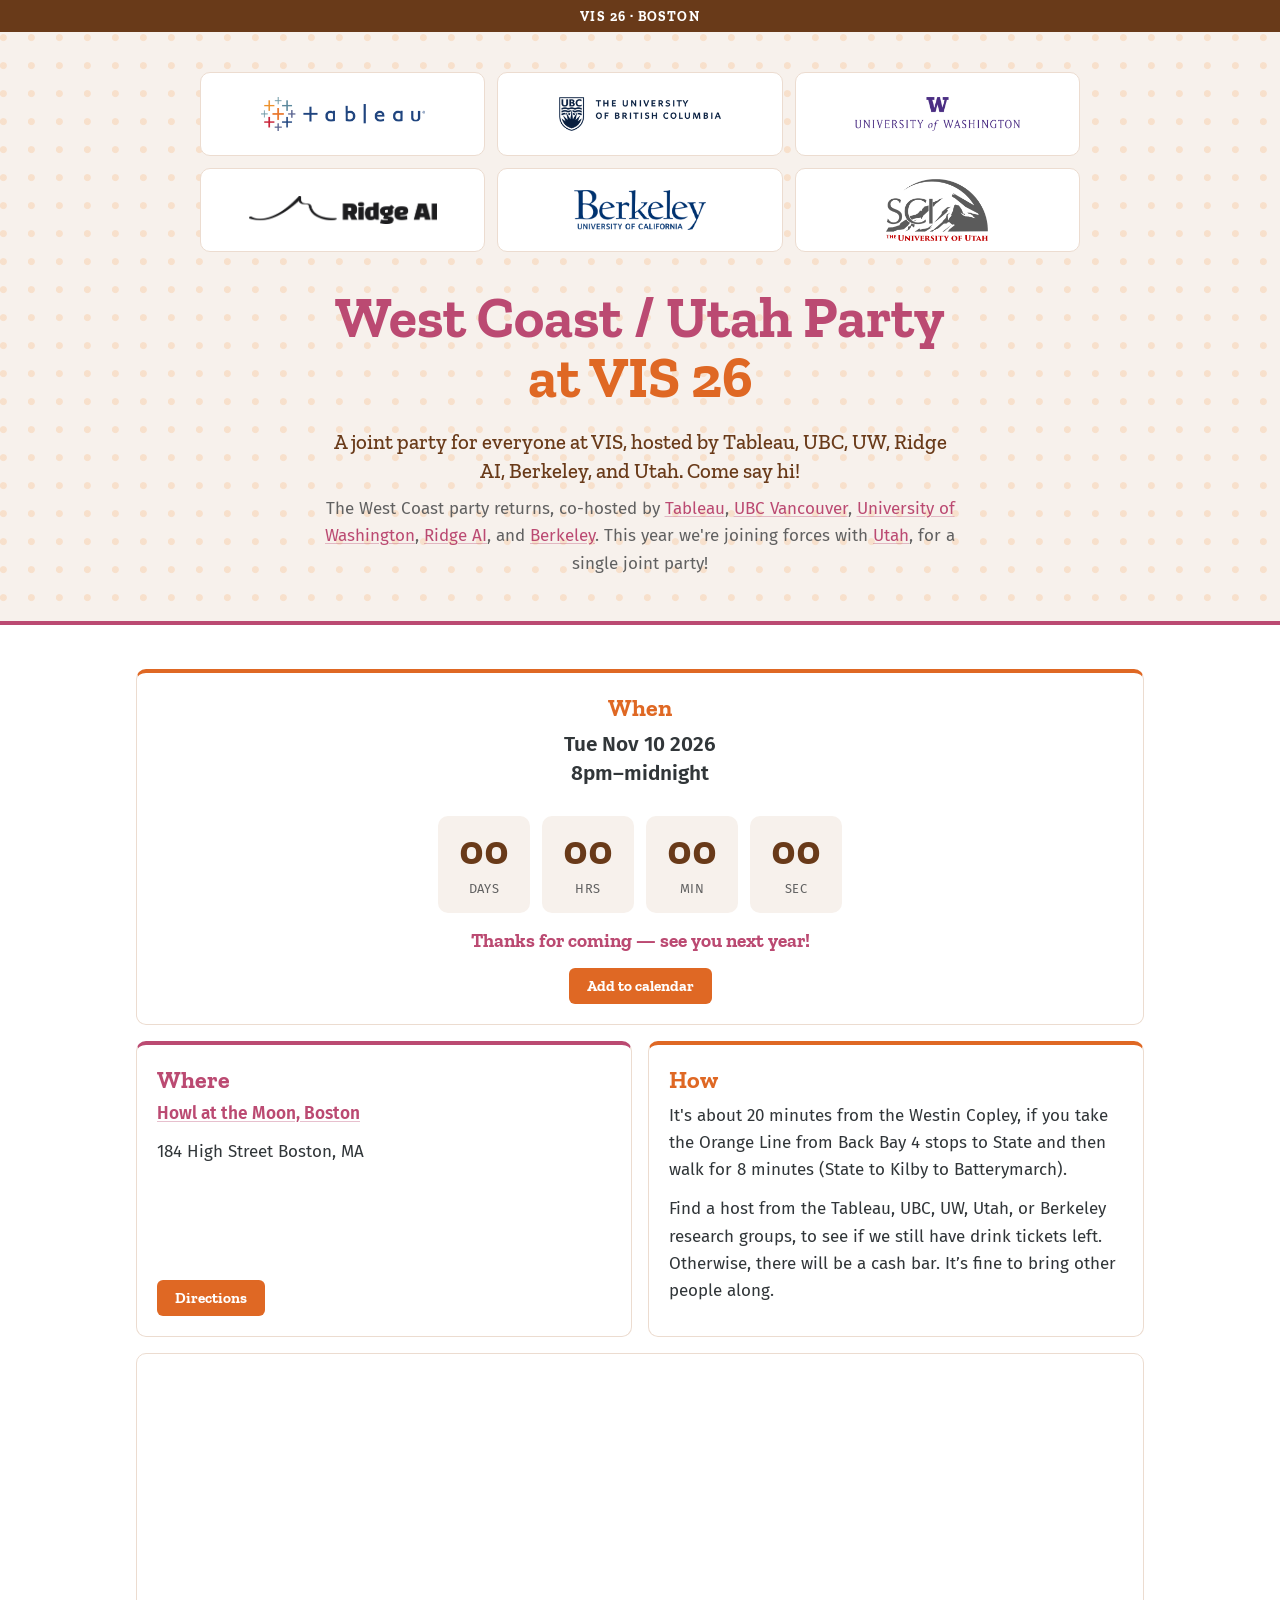
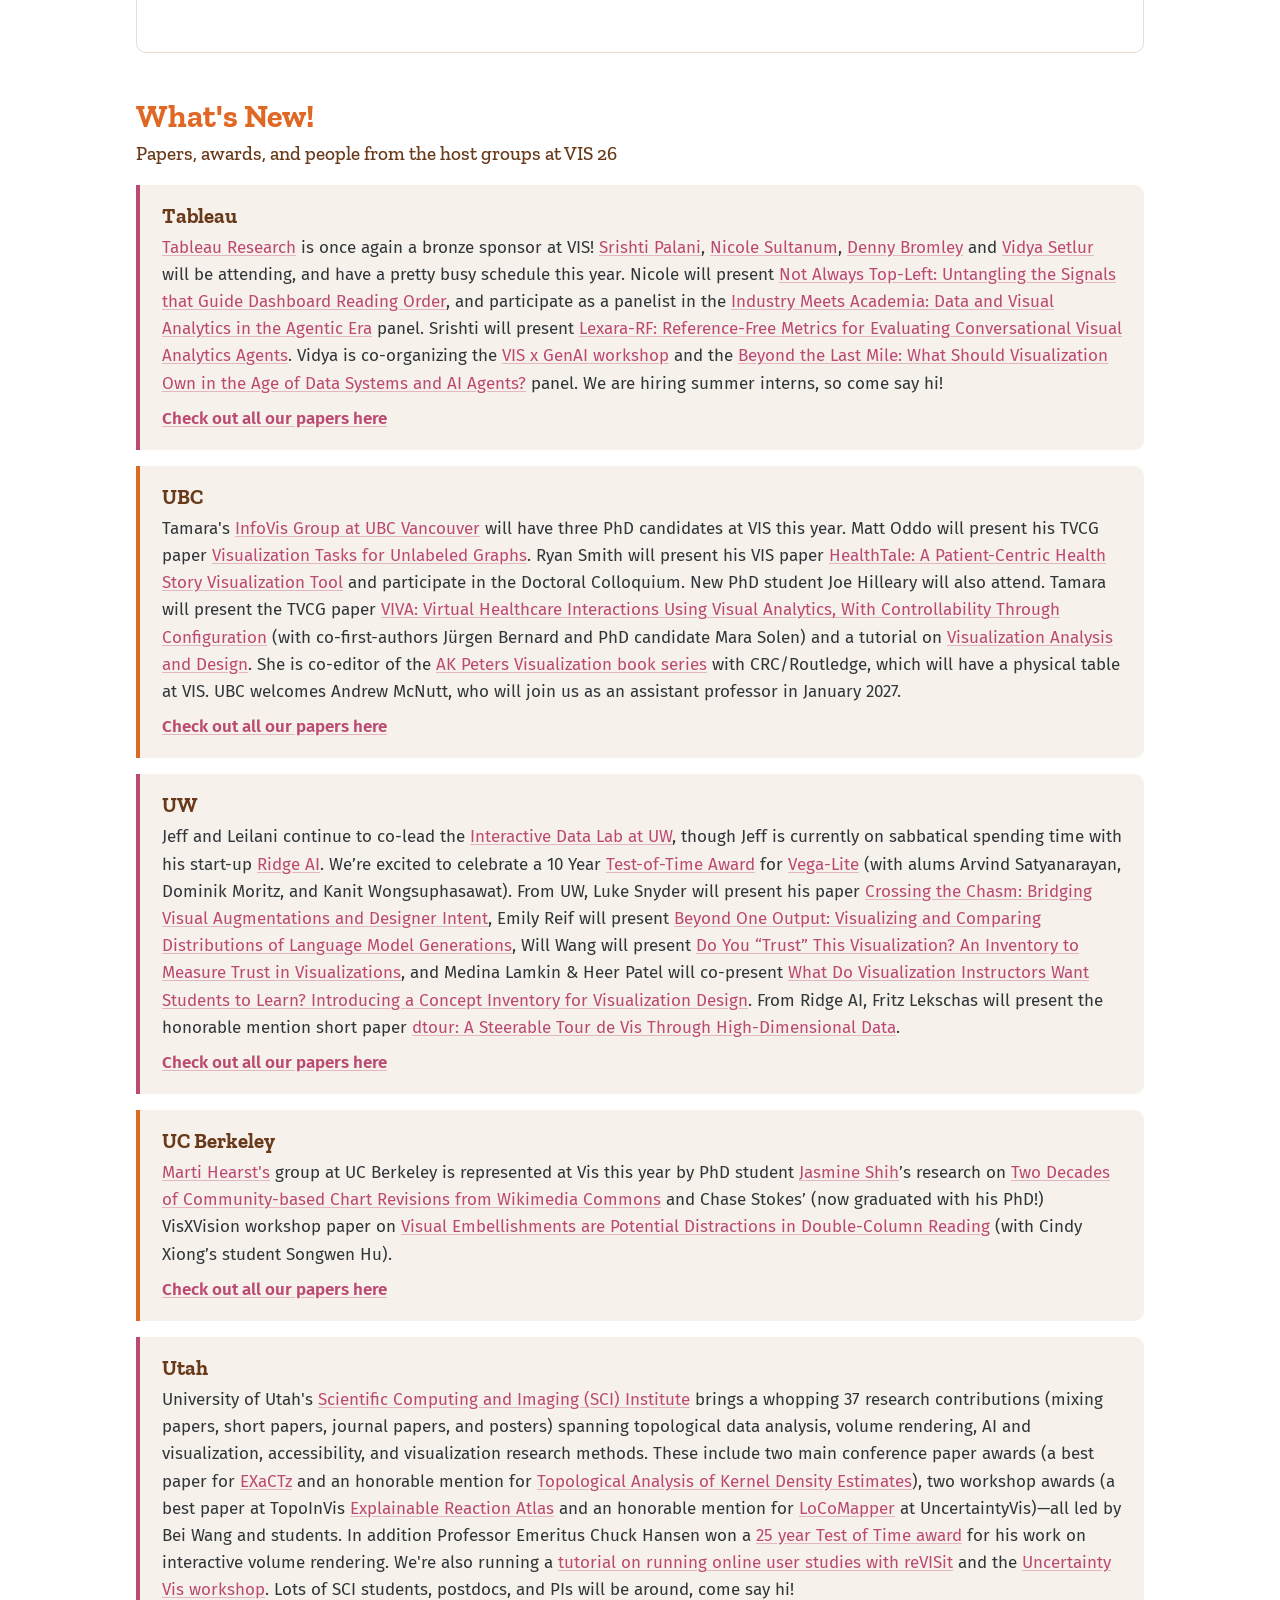
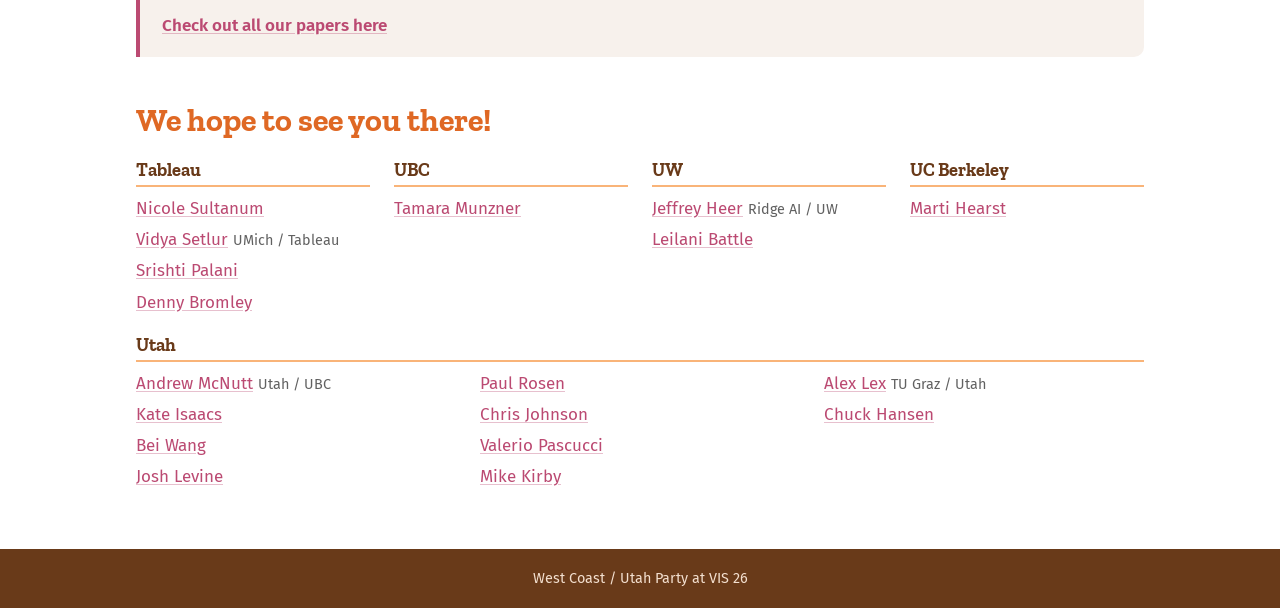
<file: index.html>
<!doctype html>
<html lang="en">
<head>
  <meta charset="utf-8">
  <meta name="viewport" content="width=device-width, initial-scale=1">
  <title>West Coast / Utah Party at VIS 26</title>
  <meta name="description" content="West Coast / Utah Party at VIS 26 — Tue Nov 10 2026, 8pm–midnight, Howl at the Moon, Boston.">
  <meta property="og:title" content="West Coast / Utah Party at VIS 26">
  <meta property="og:description" content="Tue Nov 10 2026, 8pm–midnight, Howl at the Moon, Boston.">
  <meta property="og:type" content="website">
  <meta property="og:url" content="https://vis26-party.github.io/">
  <meta property="og:image" content="https://vis26-party.github.io/og-image.png">
  <meta property="og:image:width" content="1200">
  <meta property="og:image:height" content="630">
  <meta property="og:image:alt" content="West Coast / Utah Party at VIS 26 — Tue Nov 10, 8pm–midnight, Howl at the Moon, with host logos">
  <meta name="twitter:card" content="summary_large_image">
  <meta name="twitter:title" content="West Coast / Utah Party at VIS 26">
  <meta name="twitter:description" content="Tue Nov 10 2026, 8pm–midnight, Howl at the Moon, Boston.">
  <meta name="twitter:image" content="https://vis26-party.github.io/og-image.png">
  <link rel="icon" href="favicon.svg" type="image/svg+xml">
  <link rel="preconnect" href="https://fonts.googleapis.com">
  <link rel="preconnect" href="https://fonts.gstatic.com" crossorigin>
  <link href="https://fonts.googleapis.com/css2?family=Fira+Sans:ital,wght@0,400;0,600;0,700;1,400&family=Zilla+Slab:wght@500;700&display=swap" rel="stylesheet">
  <link rel="stylesheet" href="style.css?v=6">
</head>
<body>
  <div class="topbar">VIS 26 &middot; Boston</div>

  <header class="hero">
    <!-- --h sizes each logo so they carry roughly equal visual area -->
    <div class="logos">
      <a href="https://research.tableau.com/" style="--h:34px"><img src="logos/tableau.png" alt="Tableau"></a>
      <a href="http://www.cs.ubc.ca/group/infovis/" style="--h:34px"><img src="logos/ubc.png" alt="UBC Vancouver"></a>
      <a href="http://idl.cs.washington.edu/" style="--h:34px"><img src="logos/uw.png" alt="University of Washington"></a>
      <a href="https://ridgedata.ai/" style="--h:29px"><img src="logos/ridge-ai.png" alt="Ridge AI"></a>
      <a href="https://people.ischool.berkeley.edu/~hearst/" style="--h:41px"><img src="logos/berkeley.png" alt="UC Berkeley"></a>
      <a href="https://www.sci.utah.edu/" style="--h:62px"><img src="logos/sci.png" alt="SCI Institute, The University of Utah"></a>
    </div>

    <h1>West Coast / Utah Party <span>at VIS 26</span></h1>
    <p class="summary">A joint party for everyone at VIS, hosted by Tableau, UBC, UW, Ridge AI, Berkeley, and Utah. Come say hi!</p>
    <p class="intro">
      The West Coast party returns, co-hosted by <a href="https://research.tableau.com/">Tableau</a>,
      <a href="http://www.cs.ubc.ca/group/infovis/">UBC Vancouver</a>,
      <a href="http://idl.cs.washington.edu/">University of Washington</a>,
      <a href="https://ridgedata.ai/">Ridge AI</a>, and
      <a href="https://people.ischool.berkeley.edu/~hearst/">Berkeley</a>.
      This year we're joining forces with <a href="https://www.cs.utah.edu/">Utah</a>, for a single joint party!
    </p>
  </header>

  <main>
    <section class="details" aria-label="Party details">
      <article class="card when">
        <div>
          <h2>When</h2>
          <p class="big">Tue Nov 10 2026<br>8pm&ndash;midnight</p>
        </div>
        <div class="countdown" id="countdown" aria-live="polite">
          <div><span id="cd-days">00</span><small>Days</small></div>
          <div><span id="cd-hours">00</span><small>Hrs</small></div>
          <div><span id="cd-mins">00</span><small>Min</small></div>
          <div><span id="cd-secs">00</span><small>Sec</small></div>
        </div>
        <p class="countdown-done" id="countdown-done" hidden></p>
        <a class="btn" href="party.ics" download>Add to calendar</a>
      </article>

      <article class="card">
        <h2>Where</h2>
        <p class="big"><a href="https://home.howlatthemoon.com/boston/">Howl at the Moon, Boston</a></p>
        <p>184 High Street Boston, MA</p>
        <a class="btn" href="https://www.google.com/maps/dir/?api=1&amp;destination=184+High+St,+Boston,+MA+02110">Directions</a>
      </article>

      <article class="card">
        <h2>How</h2>
        <p>It's about 20 minutes from the Westin Copley, if you take the Orange Line from Back Bay 4 stops to State and then walk for 8 minutes (State to Kilby to Batterymarch).</p>
        <p>Find a host from the Tableau, UBC, UW, Utah, or Berkeley research groups, to see if we still have drink tickets left. Otherwise, there will be a cash bar. It’s fine to bring other people along.</p>
      </article>
    </section>

    <iframe class="map" title="Map to Howl at the Moon, 184 High St, Boston" loading="lazy" referrerpolicy="no-referrer-when-downgrade"
      src="https://www.google.com/maps?q=Howl+at+the+Moon,+184+High+St,+Boston,+MA+02110&amp;output=embed"></iframe>

    <section>
      <h2 class="section-title">What's New!</h2>
      <p class="subhead">Papers, awards, and people from the host groups at VIS 26</p>
      <div class="news">
        <article>
          <h3>Tableau</h3>
          <p><a href="https://www.tableau.com/research">Tableau Research</a> is once again a bronze sponsor at VIS! <a href="https://www.tableau.com/research/people/srishti-palani">Srishti Palani</a>, <a href="https://www.tableau.com/research/people/nicole-sultanum">Nicole Sultanum</a>, <a href="https://www.tableau.com/research/people/dennis-bromley">Denny Bromley</a> and <a href="https://www.tableau.com/research/people/vidya-setlur">Vidya Setlur</a> will be attending, and have a pretty busy schedule this year. Nicole will present <a href="https://www.tableau.com/research/publications/reading-order">Not Always Top-Left: Untangling the Signals that Guide Dashboard Reading Order</a>, and participate as a panelist in the <a href="https://ieeevis.org/year/2026/program/session/v-panels-industry-meets-academia-panel3/">Industry Meets Academia: Data and Visual Analytics in the Agentic Era</a> panel. Srishti will present <a href="https://www.tableau.com/research/publications/lexara-rf">Lexara-RF: Reference-Free Metrics for Evaluating Conversational Visual Analytics Agents</a>. Vidya is co-organizing the <a href="https://visxgenai.github.io/">VIS x GenAI workshop</a> and the <a href="https://ieeevis.org/year/2026/program/session/v-panels-beyond-the-last-mile-panel7/">Beyond the Last Mile: What Should Visualization Own in the Age of Data Systems and AI Agents?</a> panel. We are hiring summer interns, so come say hi!</p>
          <p class="more"><a href="https://ieeevis.org/year/2026/program/content/?search=tableau&amp;view=time">Check out all our papers here</a></p>
        </article>
        <article>
          <h3>UBC</h3>
          <p>Tamara's <a href="http://www.cs.ubc.ca/group/infovis/">InfoVis Group at UBC Vancouver</a> will have three PhD candidates at VIS this year. Matt Oddo will present his TVCG paper <a href="https://www.cs.ubc.ca/group/infovis/pubs/2026/unlabelledgraphstasks/">Visualization Tasks for Unlabeled Graphs</a>. Ryan Smith will present his VIS paper <a href="https://www.cs.ubc.ca/group/infovis/pubs/2026/healthtale/">HealthTale: A Patient-Centric Health Story Visualization Tool</a> and participate in the Doctoral Colloquium. New PhD student Joe Hilleary will also attend. Tamara will present the TVCG paper <a href="https://www.cs.ubc.ca/group/infovis/pubs/2025/viva/">VIVA: Virtual Healthcare Interactions Using Visual Analytics, With Controllability Through Configuration</a> (with co-first-authors Jürgen Bernard and PhD candidate Mara Solen) and a tutorial on <a href="https://www.cs.ubc.ca/~tmm/vadbook/">Visualization Analysis and Design</a>. She is co-editor of the <a href="https://www.routledge.com/AK-Peters-Visualization-Series/book-series/CRCVIS">AK Peters Visualization book series</a> with CRC/Routledge, which will have a physical table at VIS. UBC welcomes Andrew McNutt, who will join us as an assistant professor in January 2027.</p>
          <p class="more"><a href="https://ieeevis.org/year/2026/program/content/?search=british+columbia&amp;view=time">Check out all our papers here</a></p>
        </article>
        <article>
          <h3>UW</h3>
          <p>Jeff and Leilani continue to co-lead the <a href="https://idl.cs.washington.edu/">Interactive Data Lab at UW</a>, though Jeff is currently on sabbatical spending time with his start-up <a href="https://www.ridgedata.ai/">Ridge AI</a>. We’re excited to celebrate a 10 Year <a href="https://ieeevis.org/year/2026/info/awards/test-of-time-awards/">Test-of-Time Award</a> for <a href="https://idl.uw.edu/papers/vega-lite">Vega-Lite</a> (with alums Arvind Satyanarayan, Dominik Moritz, and Kanit Wongsuphasawat). From UW, Luke Snyder will present his paper <a href="https://idl.uw.edu/papers/crossing-the-chasm">Crossing the Chasm: Bridging Visual Augmentations and Designer Intent</a>, Emily Reif will present <a href="https://arxiv.org/pdf/2604.18724">Beyond One Output: Visualizing and Comparing Distributions of Language Model Generations</a>, Will Wang will present <a href="https://arxiv.org/pdf/2503.17670">Do You “Trust” This Visualization? An Inventory to Measure Trust in Visualizations</a>, and Medina Lamkin &amp; Heer Patel will co-present <a href="https://arxiv.org/pdf/2608.20090">What Do Visualization Instructors Want Students to Learn? Introducing a Concept Inventory for Visualization Design</a>. From Ridge AI, Fritz Lekschas will present the honorable mention short paper <a href="https://arxiv.org/abs/2605.04306">dtour: A Steerable Tour de Vis Through High-Dimensional Data</a>.</p>
          <p class="more"><a href="https://ieeevis.org/year/2026/program/content/?search=university+of+washington&amp;view=time">Check out all our papers here</a></p>
        </article>
        <article>
          <h3>UC Berkeley</h3>
          <p><a href="https://people.ischool.berkeley.edu/~hearst/">Marti Hearst's</a> group at UC Berkeley is represented at Vis this year by PhD student <a href="https://jasmineyshih.github.io/">Jasmine Shih</a>’s research on <a href="https://arxiv.org/pdf/2610.19337">Two Decades of Community-based Chart Revisions from Wikimedia Commons</a> and Chase Stokes’ (now graduated with his PhD!) VisXVision workshop paper on <a href="https://arxiv.org/pdf/2609.22477">Visual Embellishments are Potential Distractions in Double-Column Reading</a> (with Cindy Xiong’s student Songwen Hu).</p>
          <p class="more"><a href="https://ieeevis.org/year/2026/program/content/?search=berkeley&amp;view=time">Check out all our papers here</a></p>
        </article>
        <article>
          <h3>Utah</h3>
          <p>University of Utah's <a href="https://www.sci.utah.edu/">Scientific Computing and Imaging (SCI) Institute</a> brings a whopping 37 research contributions (mixing papers, short papers, journal papers, and posters) spanning topological data analysis, volume rendering, AI and visualization, accessibility, and visualization research methods. These include two main conference paper awards (a best paper for <a href="https://ieeevis.org/year/2026/program/content/52fa494d-74ea-4ab1-84b8-efa6f4760e9d/">EXaCTz</a> and an honorable mention for <a href="https://ieeevis.org/year/2026/program/content/81230f00-2972-4679-88e5-3f601f909c7f/">Topological Analysis of Kernel Density Estimates</a>), two workshop awards (a best paper at TopoInVis <a href="https://ieeevis.org/year/2026/program/content/6e1e9b45-dc32-403f-8b04-6891c2db6be4/">Explainable Reaction Atlas</a> and an honorable mention for <a href="https://ieeevis.org/year/2026/program/content/9e4af3b5-5f6d-4b27-ba09-7ea919068da0/">LoCoMapper</a> at UncertaintyVis)&mdash;all led by Bei Wang and students. In addition Professor Emeritus Chuck Hansen won a <a href="https://ieeevis.org/year/2026/info/awards/test-of-time-awards/">25 year Test of Time award</a> for his work on interactive volume rendering. We're also running a <a href="https://ieeevis.org/year/2026/program/session/t-revisit-revisit-1/">tutorial on running online user studies with reVISit</a> and the <a href="https://tusharathawale.github.io/uncertainty-vis-workshop-2026/">Uncertainty Vis workshop</a>. Lots of SCI students, postdocs, and PIs will be around, come say hi!</p>
          <p class="more"><a href="https://ieeevis.org/year/2026/program/content/?search=university+of+utah&amp;view=time">Check out all our papers here</a></p>
        </article>
      </div>
    </section>

    <section class="signoff">
      <h2 class="section-title">We hope to see you there!</h2>
      <div class="hosts">
        <div>
          <h3>Tableau</h3>
          <ul>
            <li><a href="https://www.tableau.com/research/people/nicole-sultanum">Nicole Sultanum</a></li>
            <li><a href="https://www.si.umich.edu/people/vidya-setlur">Vidya Setlur</a> <span>UMich / Tableau</span></li>
            <li><a href="https://www.tableau.com/research/people/srishti-palani">Srishti Palani</a></li>
            <li><a href="https://www.tableau.com/research/people/dennis-bromley">Denny Bromley</a></li>
          </ul>
        </div>
        <div>
          <h3>UBC</h3>
          <ul>
            <li><a href="https://www.cs.ubc.ca/~tmm/">Tamara Munzner</a></li>
          </ul>
        </div>
        <div>
          <h3>UW</h3>
          <ul>
            <li><a href="https://jheer.org/">Jeffrey Heer</a> <span>Ridge AI / UW</span></li>
            <li><a href="https://homes.cs.washington.edu/~leibatt/">Leilani Battle</a></li>
          </ul>
        </div>
        <div>
          <h3>UC Berkeley</h3>
          <ul>
            <li><a href="https://people.ischool.berkeley.edu/~hearst/">Marti Hearst</a></li>
          </ul>
        </div>
        <div class="wide">
          <h3>Utah</h3>
          <ul>
            <li><a href="https://www.mcnutt.in/">Andrew McNutt</a> <span>Utah / UBC</span></li>
            <li><a href="https://kisaacs.github.io/">Kate Isaacs</a></li>
            <li><a href="https://www.sci.utah.edu/~beiwang/">Bei Wang</a></li>
            <li><a href="https://jalevine.bitbucket.io/">Josh Levine</a></li>
            <li><a href="https://cspaul.com/">Paul Rosen</a></li>
            <li><a href="https://users.cs.utah.edu/~crj/">Chris Johnson</a></li>
            <li><a href="https://www.sci.utah.edu/people/pascucci.html">Valerio Pascucci</a></li>
            <li><a href="https://www.cs.utah.edu/~kirby/">Mike Kirby</a></li>
            <li><a href="https://alexander-lex.net/">Alex Lex</a> <span>TU Graz / Utah</span></li>
            <li><a href="https://users.cs.utah.edu/~hansen/">Chuck Hansen</a></li>
          </ul>
        </div>
      </div>
    </section>
  </main>

  <footer>West Coast / Utah Party at VIS 26</footer>

  <script src="script.js?v=4"></script>
</body>
</html>
</file>
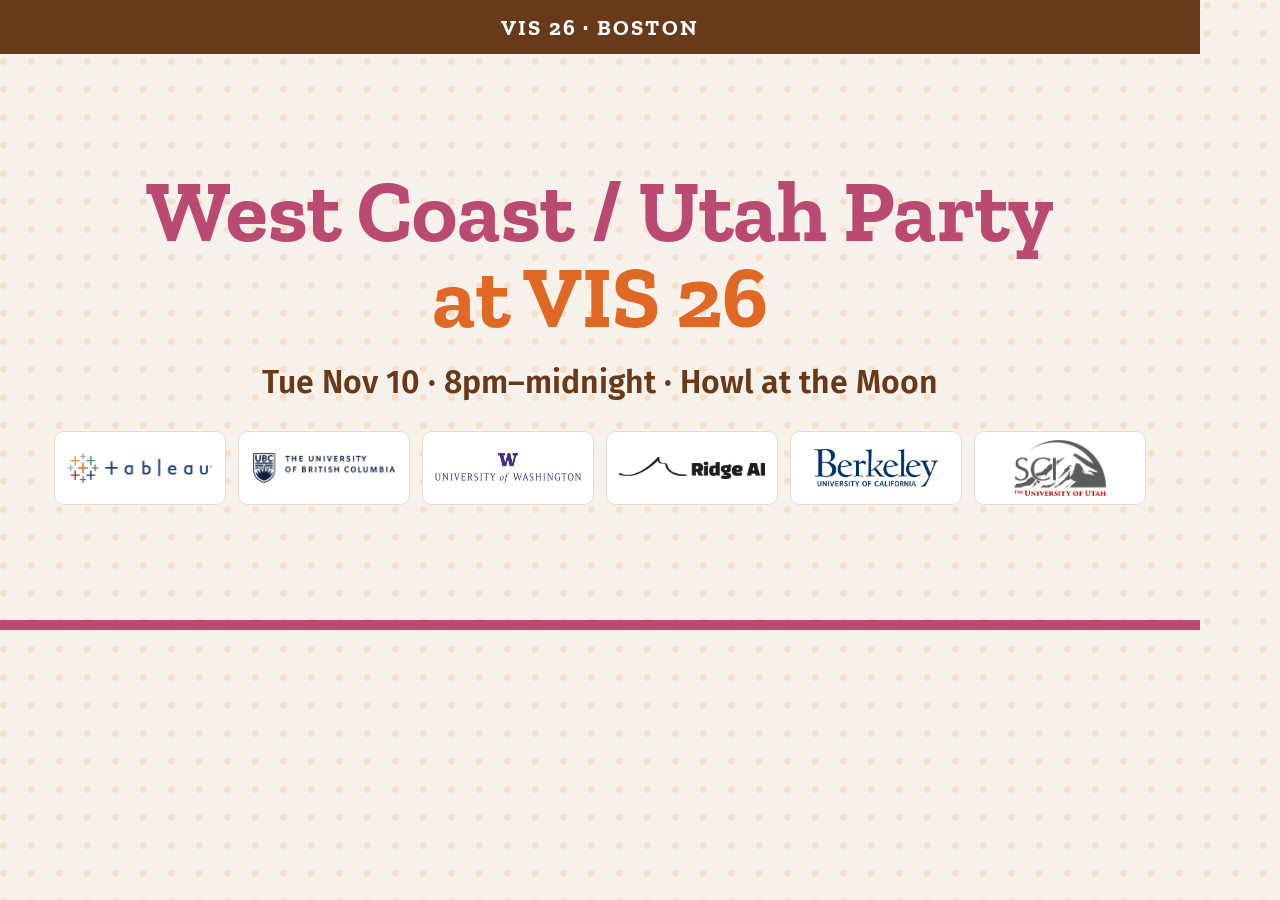
<file: share/card.html>
<!doctype html>
<!-- Source for og-image.png. Re-render with the command in README.md. -->
<html lang="en">
<head>
  <meta charset="utf-8">
  <link href="https://fonts.googleapis.com/css2?family=Fira+Sans:wght@500;600&family=Zilla+Slab:wght@500;700&display=swap" rel="stylesheet">
  <style>
    :root {
      --band: #f7f1ec;
      --text: #313639;
      --brown: #693a19;
      --orange: #df6824;
      --raspberry: #bb4a72;
      --line: #ecdcd0;
    }
    * { box-sizing: border-box; }
    html, body { margin: 0; width: 1200px; height: 630px; overflow: hidden; }
    body {
      display: flex;
      flex-direction: column;
      background:
        radial-gradient(circle at 12% 20%, rgba(249, 180, 121, 0.28) 0 3px, transparent 4px) 0 0 / 28px 28px,
        var(--band);
      color: var(--text);
      font-family: "Fira Sans", sans-serif;
    }
    .bar {
      height: 54px;
      display: flex;
      align-items: center;
      justify-content: center;
      background: var(--brown);
      color: #fff;
      font: 700 22px "Zilla Slab", serif;
      letter-spacing: 0.1em;
      text-transform: uppercase;
    }
    main {
      flex: 1;
      display: flex;
      flex-direction: column;
      align-items: center;
      justify-content: center;
      text-align: center;
      border-bottom: 10px solid var(--raspberry);
    }
    h1 {
      margin: 0;
      font: 700 86px/1 "Zilla Slab", serif;
      color: var(--raspberry);
    }
    h1 span { display: block; color: var(--orange); }
    .when {
      margin: 22px 0 30px;
      font: 600 32px "Fira Sans", sans-serif;
      color: var(--brown);
    }
    .logos {
      display: flex;
      gap: 12px;
    }
    .logos div {
      display: flex;
      align-items: center;
      justify-content: center;
      width: 172px;
      height: 74px;
      padding: 8px 12px;
      background: #fff;
      border: 1px solid var(--line);
      border-radius: 10px;
    }
    .logos img { height: var(--h); max-width: 100%; object-fit: contain; }
  </style>
</head>
<body>
  <div class="bar">VIS 26 &middot; Boston</div>
  <main>
    <h1>West Coast / Utah Party <span>at VIS 26</span></h1>
    <p class="when">Tue Nov 10 &middot; 8pm&ndash;midnight &middot; Howl at the Moon</p>
    <div class="logos">
      <div style="--h:30px"><img src="../logos/tableau.png" alt=""></div>
      <div style="--h:30px"><img src="../logos/ubc.png" alt=""></div>
      <div style="--h:30px"><img src="../logos/uw.png" alt=""></div>
      <div style="--h:25px"><img src="../logos/ridge-ai.png" alt=""></div>
      <div style="--h:38px"><img src="../logos/berkeley.png" alt=""></div>
      <div style="--h:56px"><img src="../logos/sci.png" alt=""></div>
    </div>
  </main>
</body>
</html>
</file>
<file: style.css>
/* Colors and type follow the IEEE VIS 2026 site (ieeevis.org/year/2026) */
:root {
  --bg: #ffffff;
  --band: #f7f1ec;
  --card: #ffffff;
  --text: #313639;
  --muted: #616161;
  --brown: #693a19;
  --orange: #df6824;
  --raspberry: #bb4a72;
  --peach: #f9b479;
  --line: #ecdcd0;
  --slab: "Zilla Slab", Georgia, serif;
  --sans: "Fira Sans", system-ui, -apple-system, "Segoe UI", sans-serif;
}

* { box-sizing: border-box; }

html { color-scheme: light; }

body {
  margin: 0;
  background: var(--bg);
  color: var(--text);
  font: 400 17px/1.6 var(--sans);
}

a { color: var(--raspberry); text-decoration-color: rgba(187, 74, 114, 0.35); text-underline-offset: 2px; }
a:hover { color: var(--orange); text-decoration-color: currentColor; }

.topbar {
  padding: 8px 16px;
  background: var(--brown);
  color: #fff;
  font: 700 0.85rem var(--slab);
  letter-spacing: 0.08em;
  text-align: center;
  text-transform: uppercase;
}

/* Hero */
.hero {
  padding: 40px 16px 44px;
  text-align: center;
  background:
    radial-gradient(circle at 12% 20%, rgba(249, 180, 121, 0.28) 0 3px, transparent 4px) 0 0 / 28px 28px,
    var(--band);
  border-bottom: 4px solid var(--raspberry);
}

.logos {
  display: grid;
  grid-template-columns: repeat(3, 1fr);
  gap: 12px;
  max-width: 880px;
  margin: 0 auto 36px;
}

.logos a {
  display: flex;
  align-items: center;
  justify-content: center;
  height: 84px;
  padding: 10px 14px;
  background: #fff;
  border: 1px solid var(--line);
  border-radius: 10px;
}

.logos img {
  height: var(--h);
  max-width: 100%;
  object-fit: contain;
}

h1 {
  margin: 0;
  font: 700 clamp(2.2rem, 6vw, 3.6rem)/1.05 var(--slab);
  color: var(--raspberry);
}

h1 span { display: block; color: var(--orange); }

.summary {
  max-width: 620px;
  margin: 18px auto 10px;
  font: 500 1.3rem/1.4 var(--slab);
  color: var(--brown);
}

.intro {
  max-width: 640px;
  margin: 0 auto;
  color: var(--muted);
}

/* Content */
main {
  max-width: 1040px;
  margin: 0 auto;
  padding: 0 16px 56px;
}

section { padding-top: 44px; }

.section-title {
  margin: 0 0 20px;
  font: 700 2rem/1.2 var(--slab);
  color: var(--orange);
}

.details {
  display: grid;
  grid-template-columns: repeat(2, 1fr);
  gap: 16px;
}

.card {
  display: flex;
  flex-direction: column;
  align-items: flex-start;
  padding: 20px;
  background: var(--card);
  border: 1px solid var(--line);
  border-top: 4px solid var(--orange);
  border-radius: 10px;
}

.card:nth-child(even) { border-top-color: var(--raspberry); }

.card h2 {
  margin: 0 0 8px;
  font: 700 1.5rem var(--slab);
  color: var(--orange);
}

.card:nth-child(even) h2 { color: var(--raspberry); }

.card p { margin: 0 0 12px; }

.card .big { font-weight: 600; font-size: 1.08rem; line-height: 1.4; }

.card .btn { margin-top: auto; }

.card.when {
  grid-column: 1 / -1;
  align-items: center;
  gap: 16px;
  text-align: center;
}

.card.when > *,
.card.when .btn { margin: 0; }

.card.when .big { font-size: 1.3rem; }

.card.when .countdown { gap: 12px; }

.card.when .countdown div { min-width: 92px; padding: 12px 10px; border-radius: 10px; }

.card.when .countdown span { font-size: 2.6rem; }

.card.when .countdown small { font-size: 0.8rem; }

.countdown {
  display: flex;
  gap: 6px;
  margin: 0 0 14px;
}

.countdown div {
  min-width: 48px;
  padding: 6px 4px;
  background: var(--band);
  border-radius: 6px;
  text-align: center;
}

.countdown span {
  display: block;
  font: 700 1.35rem/1.1 var(--slab);
  font-variant-numeric: tabular-nums;
  color: var(--brown);
}

.countdown small {
  font-size: 0.68rem;
  letter-spacing: 0.05em;
  text-transform: uppercase;
  color: var(--muted);
}

.countdown-done { font: 700 1.2rem var(--slab); color: var(--raspberry); }

.btn {
  display: inline-block;
  padding: 9px 18px;
  border-radius: 6px;
  background: var(--orange);
  color: #fff;
  font: 700 0.95rem var(--slab);
  text-decoration: none;
}

.btn:hover { background: var(--raspberry); color: #fff; }

.map {
  display: block;
  width: 100%;
  height: 300px;
  margin-top: 16px;
  border: 1px solid var(--line);
  border-radius: 10px;
}

.subhead {
  margin: -14px 0 20px;
  font: 500 1.2rem var(--slab);
  color: var(--brown);
}

.news { display: grid; gap: 16px; }

.news article {
  padding: 18px 22px;
  background: var(--band);
  border-left: 4px solid var(--raspberry);
  border-radius: 0 10px 10px 0;
}

.news article:nth-child(even) { border-left-color: var(--orange); }

.news h3 {
  margin: 0 0 6px;
  font: 700 1.3rem var(--slab);
  color: var(--brown);
}

.news p { margin: 0; }

.hosts {
  display: grid;
  grid-template-columns: repeat(4, 1fr);
  gap: 16px 24px;
}

.hosts .wide { grid-column: 1 / -1; }

.hosts h3 {
  margin: 0 0 6px;
  padding-bottom: 4px;
  border-bottom: 2px solid var(--peach);
  font: 700 1.15rem var(--slab);
  color: var(--brown);
}

.hosts ul { list-style: none; margin: 0; padding: 0; }

.hosts .wide ul { columns: 3; column-gap: 24px; }

.hosts li { padding: 2px 0; break-inside: avoid; }

.hosts span { color: var(--muted); font-size: 0.9rem; }

footer {
  padding: 18px 16px;
  background: var(--brown);
  color: #f3dfcf;
  font-size: 0.9rem;
  text-align: center;
}

@media (max-width: 960px) {
  .hosts { grid-template-columns: repeat(2, 1fr); }
  .hosts .wide ul { columns: 2; }
}

@media (max-width: 560px) {
  body { font-size: 16px; }
  .logos { grid-template-columns: repeat(2, 1fr); gap: 8px; }
  .logos a { height: 68px; padding: 8px 10px; }
  .logos img { height: calc(var(--h) * 0.8); }
  .details { grid-template-columns: 1fr; }
  .card.when .countdown { gap: 6px; align-self: stretch; }
  .card.when .countdown div { min-width: 0; flex: 1; padding: 10px 4px; }
  .card.when .countdown span { font-size: 1.9rem; }
  .card.when .countdown small { font-size: 0.68rem; }
  .hosts { grid-template-columns: 1fr; }
  .map { height: 240px; }
}

.news p.more { margin-top: 8px; font-weight: 600; }
</file>
